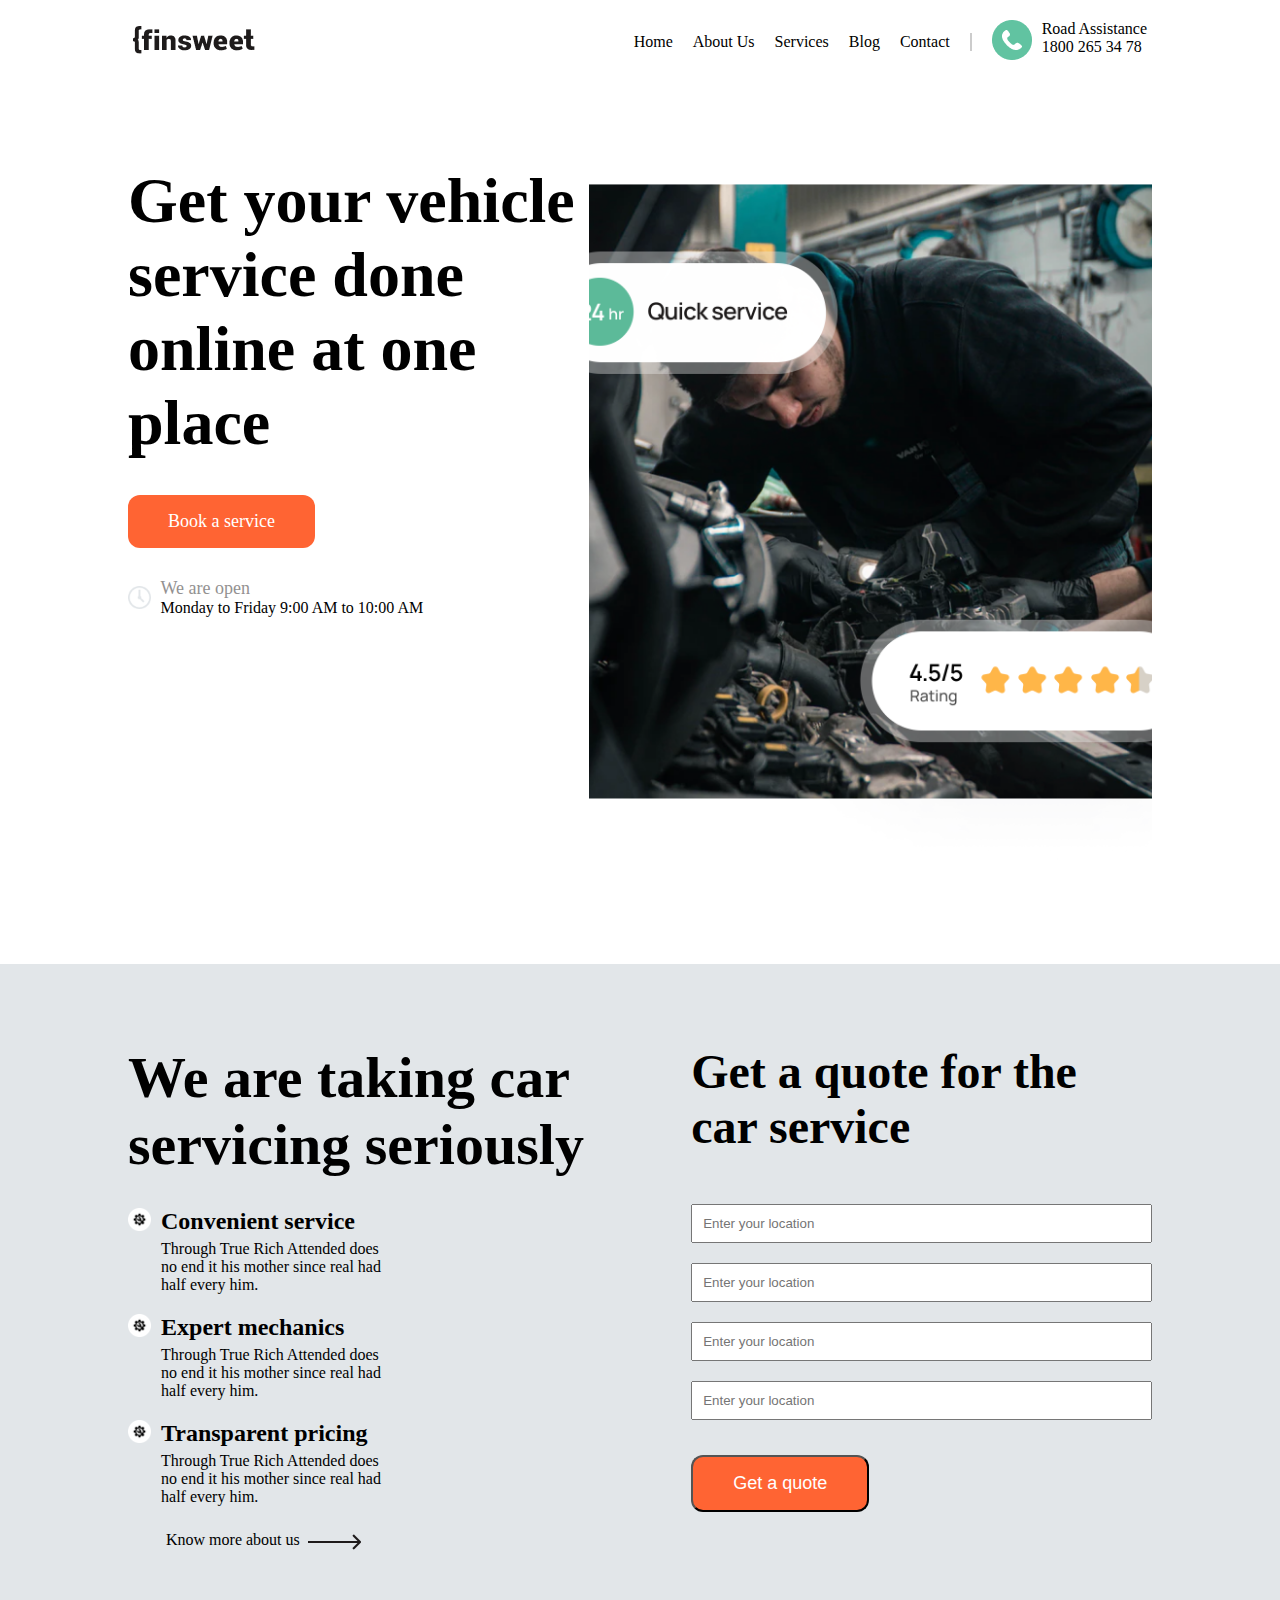
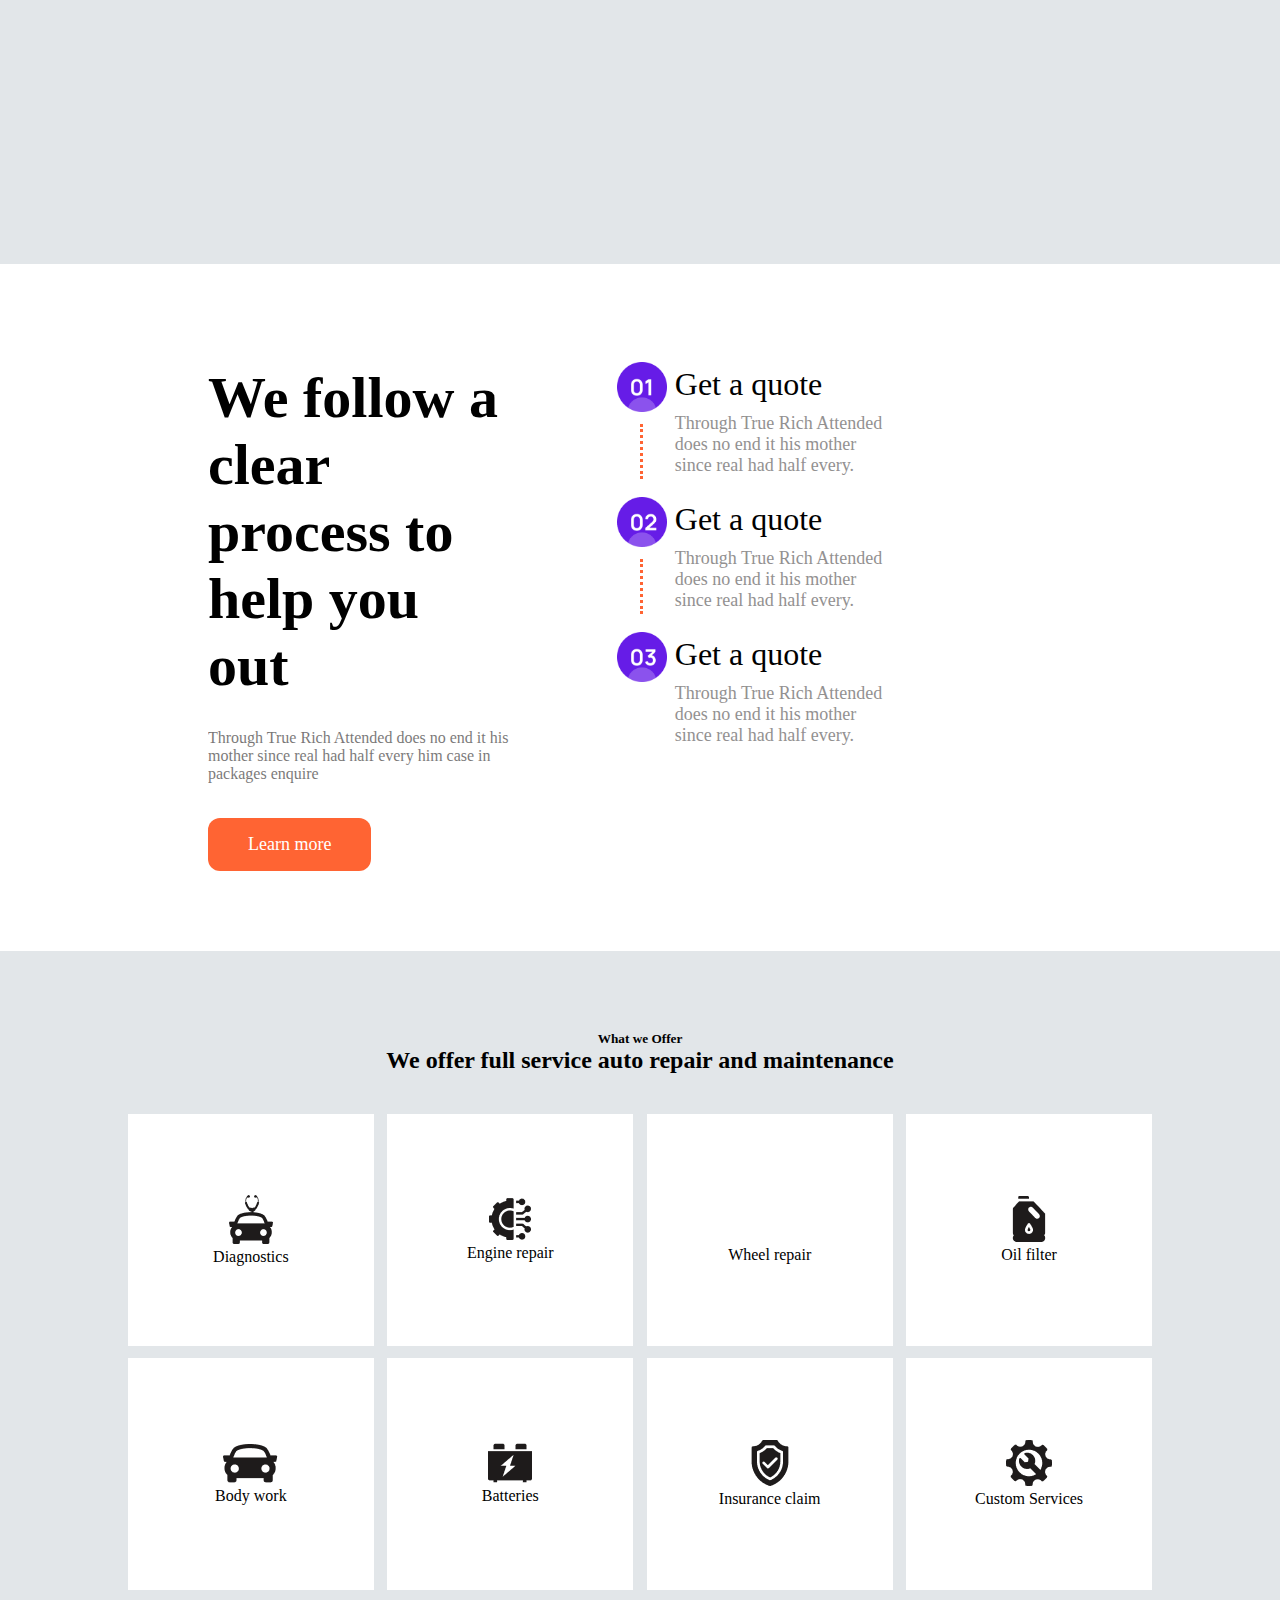
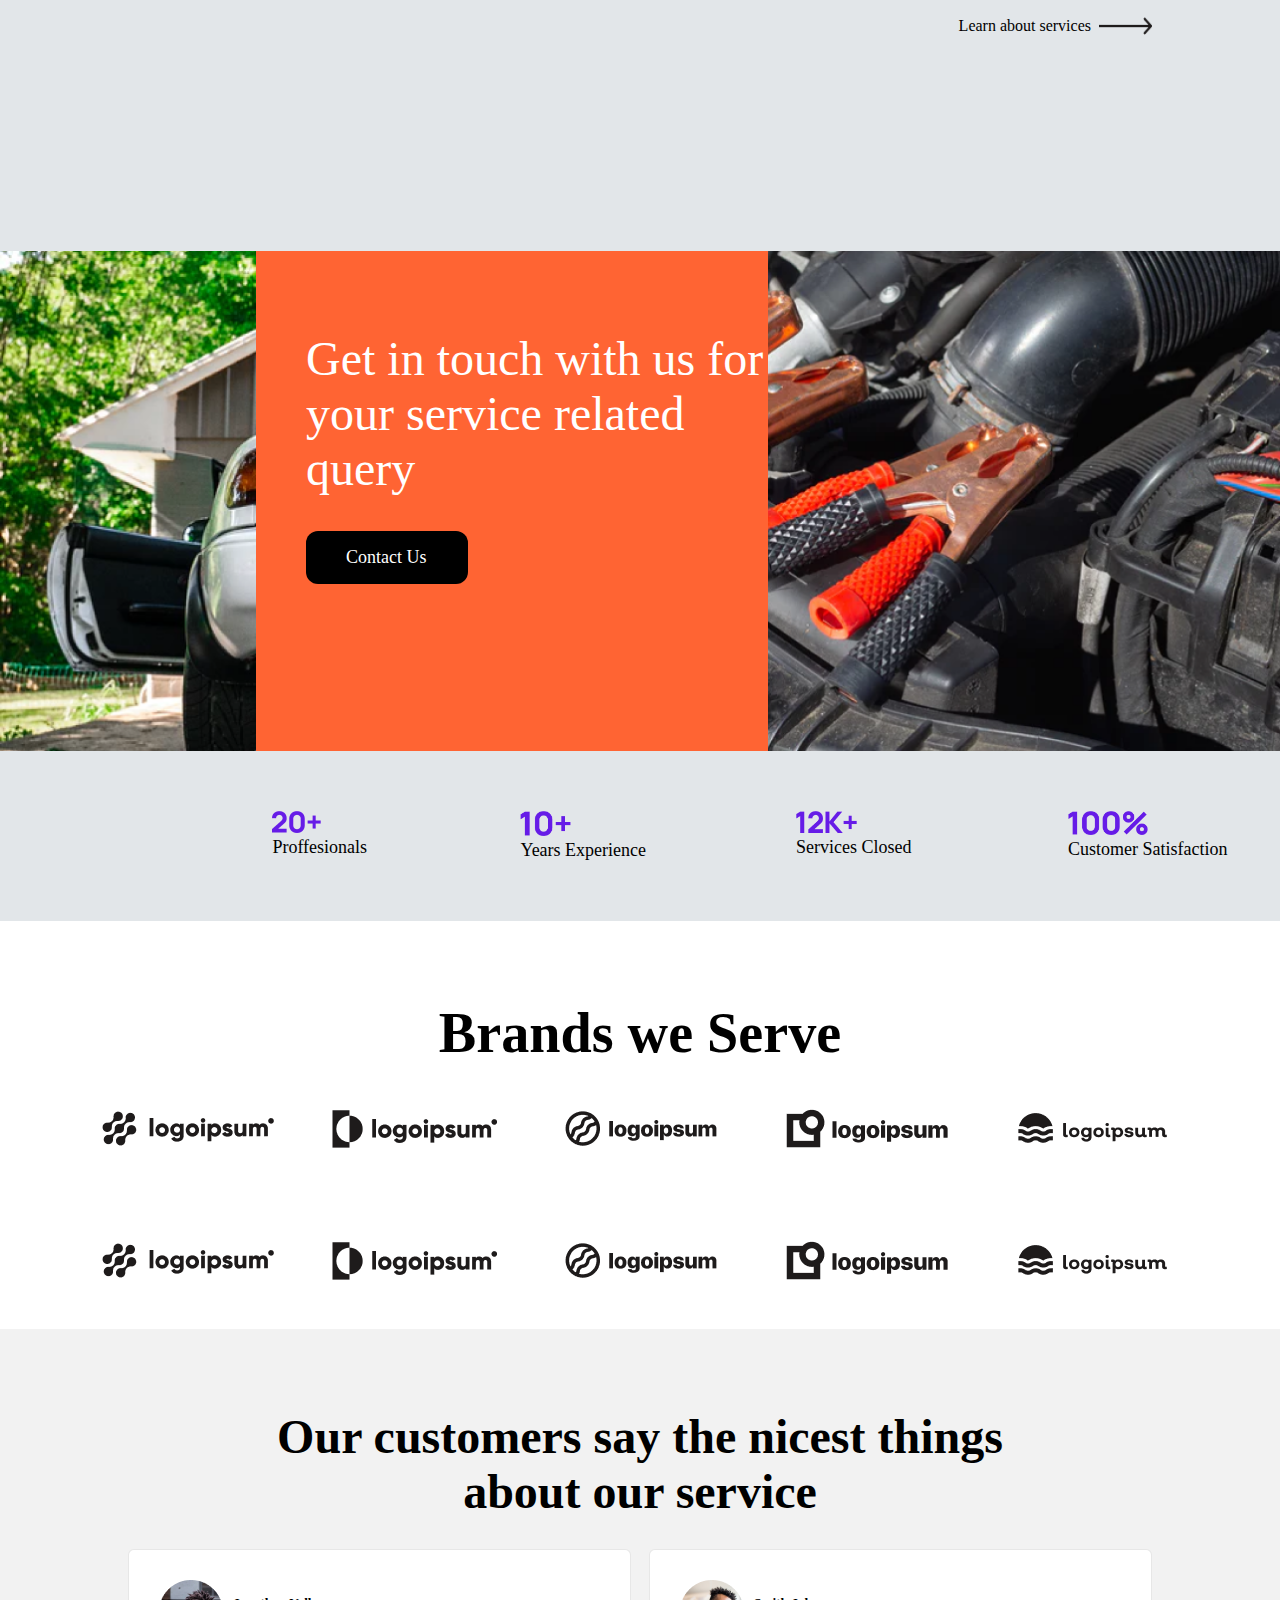
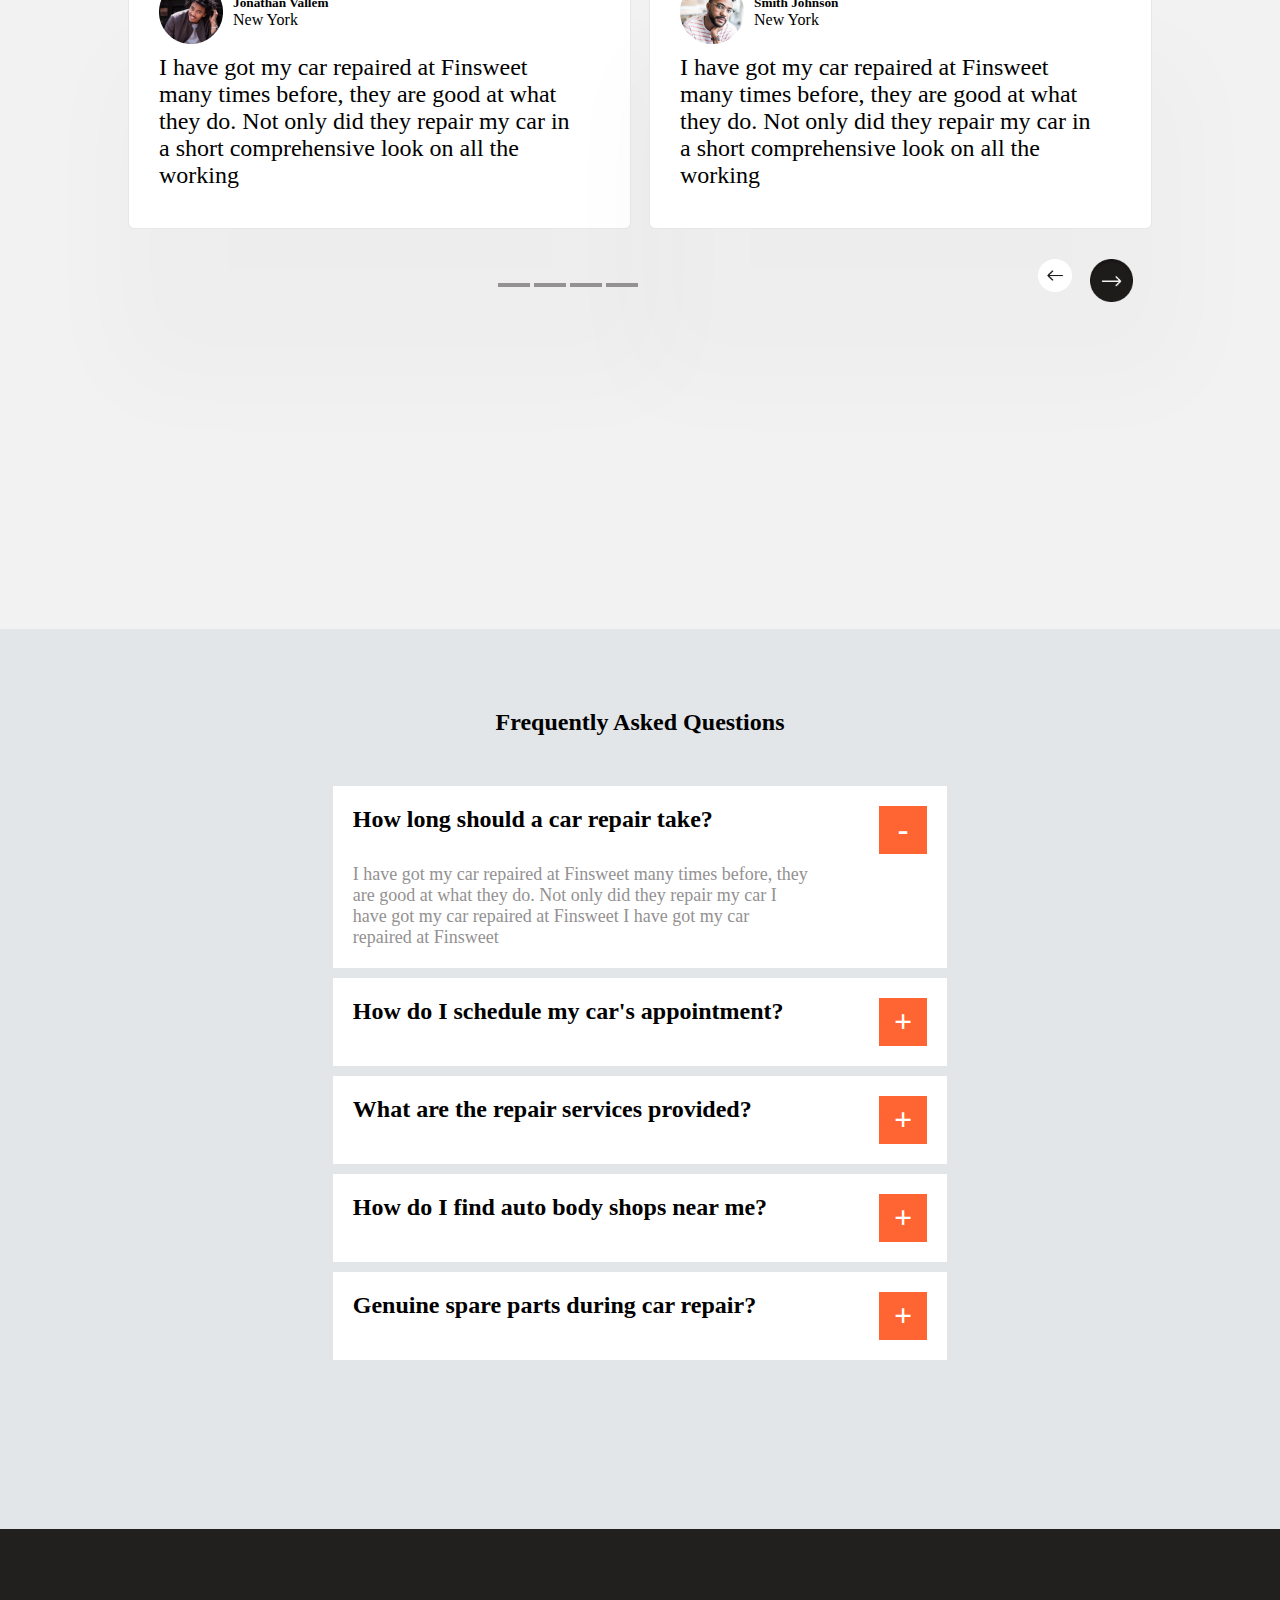
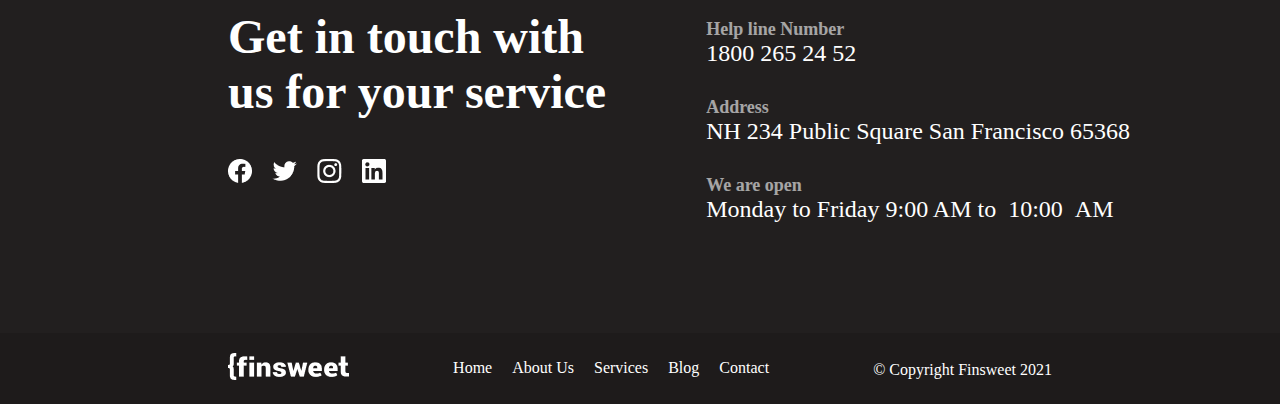
<file: index.html>
<!DOCTYPE html>
<html lang="en">
<head>
    <meta charset="UTF-8">
    <meta http-equiv="X-UA-Compatible" content="IE=edge">
    <meta name="viewport" content="width=device-width, initial-scale=1.0">
    <link rel="stylesheet" href="./css/style.css">
    <title>finsweet</title>
</head>
<body>
    <header>
        <div class="container">
            <div class="main-header">
                <div class="logo">
                    <img src="./img/finsweet.png">
                </div>
                <div class="right-section">
                    <div class="navigation">
                        <ul>
                            <li><a href="#">Home</a></li>
                            <li><a href="#">About Us</a></li>
                            <li><a href="services.html">Services</a></li>
                            <li><a href="#">Blog</a></li>
                            <li><a href="#">Contact</a></li>
                        </ul>
                    </div>
                    <div class="road-assistance">
                        <div class="icon">
                            <img src="./img/Icon.png">
                        </div>
                        <div class="inner-section">
                            <p>Road Assistance</p>
                            <p>1800 265 34 78</p>
                        </div>
                    </div>  
                </div>
            </div>
        </div>
    </header>
    <!-- <hero-section></hero-section> -->
    <section id="hero-section">
        <div class="container">
            <div class="flex flex-sm-column">
                <div class="text-section">
                    <h1>Get your vehicle service done online at one place</h1>
                    <a href="#" class="orange-btn">Book a service</a>
                    <div class="time-section">
                        <div class="image-box">
                            <img src="./img/clock.png" alt="for time">
                        </div>
                        <div class="time-text">
                            <p class="light-grey">We are open</p>
                            <p>Monday to Friday 9:00 AM to 10:00 AM</p>
                        </div>
                    </div>
                </div>
                <div class="image-section">
                </div>
            </div>
        </div>
    </section>
    <!-- <quote-section></quote-section> -->
    <section id="quote-section">
        <div class="container">
            <div class="flex flex-sm-column justify-between">
                <div class="left-section">
                    <h2>We are taking car servicing seriously</h2>
                    <ul>
                        <li>
                            <div class="flex">
                                <div class="image-box">
                                    <img src="./img/service.png" alt="">
                                </div>
                                <div class="text-box">
                                    <h5>Convenient service</h5>
                                    <p>Through True Rich Attended does no end it his mother since real had half every him.</p>
                                </div>
                            </div>
                        </li>
                        <li>
                            <div class="flex">
                                <div class="image-box">
                                    <img src="./img/service.png" alt="">
                                </div>
                                <div class="text-box">
                                    <h5>Expert mechanics</h5>
                                    <p>Through True Rich Attended does no end it his mother since real had half every him.</p>
                                </div>
                            </div>
                        </li>
                        <li>
                            <div class="flex">
                                <div class="image-box">
                                    <img src="./img/service.png" alt="">
                                </div>
                                <div class="text-box">
                                    <h5>Transparent pricing</h5>
                                    <p>Through True Rich Attended does no end it his mother since real had half every him.</p>
                                </div>
                            </div>
                        </li>
                        <li>
                            <div class="flex-arrow">
                                <div class="text-arrow">
                                    <a href="#">Know more about us</a>
                                </div>
                                <div class="arrow">
                                    <img src="./img/right.png">
                                </div>
                            </div>
                        </li>
                    </ul>
                </div>
                <div class="right-form-section">
                        <h3>Get a quote for the car service</h3>
                        <form action="">
                            <div class="input-box">
                                <input type="text" placeholder="Enter your location">
                            </div>
                            <div class="input-box">
                                <input type="text" placeholder="Enter your location">
                            </div>
                            <div class="input-box">
                                <input type="text" placeholder="Enter your location">
                            </div>
                            <div class="input-box">
                                <input type="text" placeholder="Enter your location">
                            </div>
                            <button class="orange-btn">Get a quote</button>
                        </form>
                </div>
            </div>        
        </div>  
    </section>
    <!-- <process-section></process-section> -->
    <section id="process-section">
        <div class="container">
            <div class ="flex flex-sm-column">
                <div class="left-side">
                    <h2>We follow a clear process to help you out</h2>
                    <p>Through True Rich Attended does no end it his mother since real had half every him case in packages enquire</p>
                    <a href="#" class="orange-btn">Learn more</a>
                </div>
                <div class="right-side">
                    <div class ="main-holder">
                        <div class="number">
                            <div>
                            <img src="img/01.png">
                            </div>
                            <div class="vline">
                            </div>
                        </div>
                        <div class="text-quote">
                            <p id="text-quote">
                            Get a quote
                            </p>
                            <p class="light-grey">
                            Through True Rich Attended does no end it his mother since real had half every.
                            </p>
                        </div>
                    </div>
                    <div class ="main-holder">
                        <div class="number">
                            <div>
                            <img src="img/02.png">
                            </div>
                            <div class="vline">
                            </div>
                        </div>
                        <div class="text-quote">
                            <p id="text-quote">
                            Get a quote
                            </p>
                            <p class="light-grey">
                            Through True Rich Attended does no end it his mother since real had half every.
                            </p>
                        </div>
                    </div>
                    <div class ="main-holder">
                        <div class="number">
                            <div>
                            <img src="img/03.png">
                            </div>
                        </div>
                        <div class="text-quote">
                            <p id="text-quote">
                            Get a quote
                            </p>
                            <p class="light-grey">
                            Through True Rich Attended does no end it his mother since real had half every.
                            </p>
                        </div>
                    </div>
                </div>
            </div>
        </div>
    </section>
    <!-- <service-section></service-section> -->
    <section id="service-section">
        <div class="container">
            <h5>What we Offer</h5>
            <h2>We offer full service auto repair and maintenance</h2>
            <div class="service flex justify-between">
                <div class="service-box">
                    <div>
                        <img src="img/car.png" alt="">
                        <p>Diagnostics</p>
                    </div>
                </div>
                <div class="service-box">
                    <div>
                        <img src="img/repair.png" alt="">
                        <p>Engine repair</p>
                    </div>
                </div>
                <div class="service-box">
                    <div>
                        <img src="img/wheel.png" alt="">
                        <p>Wheel repair</p>
                    </div>
                </div>
                <div class="service-box">
                    <div>
                        <img src="img/filter.png" alt="">
                        <p>Oil filter</p>
                    </div>
                </div>
                <div class="service-box">
                    <div>
                        <img src="img/body.png" alt="">
                        <p>Body work</p>
                    </div>
                </div>
                <div class="service-box">
                    <div>
                        <img src="img/battery.png" alt="">
                        <p>Batteries</p>
                    </div>
                </div>
                <div class="service-box">
                    <div>
                        <img src="img/insurance.png" alt="">
                        <p>Insurance claim</p>
                    </div>
                </div>
                <div class="service-box">
                    <div>
                        <img src="img/custom.png" alt="">
                        <p>Custom Services</p>
                    </div>
                </div>
            </div>
            <div class="text-arrow">
                <a href="#">
                    <p>Learn about services</p>
                    <img src="./img/right.png">
                </a>
            </div>
            <!-- <div class="head">
                <p>What we Offer</p>
                <h2>We offer full service auto repair & maintenance</h2>
            </div>
            <div class="bottom">
                <div class="box">
                    <div>
                        <img src="./img/car.png" alt="">
                    </div>
                    <div>
                        <p>Diagnostics</p>
                    </div>
                </div>
                <div class="box-2">
                    <div>
                        <img src="./img/repair.png" alt="">
                    </div>
                    <div>
                        <p>Engine repair</p>
                    </div>
                </div>
                <div class="box-3">
                    <div>
                        <img src="./img/wheel.png" alt="">
                    </div>
                    <div>
                        <p>Wheel repair</p>
                    </div>
                </div>
                <div class="box-4">
                    <div>
                        <img src="./img/filter.png" alt="">
                    </div>
                    <div>
                        <p>Oil filter</p>
                    </div>
                </div>
            </div>
            <div class="bottom-b">
                <div class="box">
                    <div>
                        <img src="./img/body.png" alt="">
                    </div>
                    <div>
                        <p>Body work</p>
                    </div>
                </div>
                <div class="box-2">
                    <div>
                        <img src="./img/battery.png" alt="">
                    </div>
                    <div>
                        <p>Batteries</p>
                    </div>
                </div>
                <div class="box-3">
                    <div>
                        <img src="./img/insurance.png" alt="">
                    </div>
                    <div>
                        <p>Insurance claim</p>
                    </div>
                </div>
                <div class="box-4">
                    <div>
                        <img src="./img/custom.png" alt="">
                    </div>
                    <div>
                        <p>Custom Service</p>
                    </div>
                </div>
            </div>
                <div class="text-arrow">
                    <a href="#">
                        <p>Learn about services</p>
                        <img src="./img/right.png">
                    </a>
                </div> -->
        </div>
    </section>
    <!-- <tools-section></tools-section> -->
    <section id="tools-section">
        <div class="car-section">

        </div>
        <div class="orange-section">
            <div class="orange-text">
                <p>Get in touch with us for <br/> your service related query</p>
                <a href="#" class="black-btn">Contact Us</a>
        </div>
        </div>
        <div class="engine-section">

        </div>
    </section>
    <!-- <rating-section></rating-section> -->
    <section id="rating-section">
        <div class="ratings">
            <div class="prof">
                <img src="./img/20+.png">
                <p>Proffesionals</p>
            </div>
            <div class="exp">
                <img src="./img/10+.png">
                <p>Years Experience</p>
            </div>
            <div class="closed">
                <img src="./img/12K+.png">
                <p>Services Closed</p>
            </div>
            <div class="customer">
                <img src="./img/100.png">
                <p>Customer Satisfaction</p>
            </div>
        </div>
    </section>
    <!-- <brand-section></brand-section> -->
    <section id="brand-section">
        <div class="container">
            <div class="holder">
                <div class="brand-title">
                    <h3>Brands we Serve</h3>
                </div>
                <div class="brand-list">
                    <div class="logo">
                        <img src="./img/logo 1.png">
                    </div>
                    <div class="logo">
                        <img src="./img/logo 2.png">
                    </div>
                    <div class="logo">
                        <img src="./img/logo 3.png">
                    </div>
                    <div class="logo">
                        <img src="./img/logo 4.png">
                    </div>
                    <div class="logo">
                        <img src="./img/logo 5.png">
                    </div>
                </div>
                <div class="brand-list">
                    <div class="logo">
                        <img src="./img/logo 1.png">
                    </div>
                    <div class="logo">
                        <img src="./img/logo 2.png">
                    </div>
                    <div class="logo">
                        <img src="./img/logo 3.png">
                    </div>
                    <div class="logo">
                        <img src="./img/logo 4.png">
                    </div>
                    <div class="logo">
                        <img src="./img/logo 5.png">
                    </div>
                </div>
            </div>
        </div>
    </section>
    <!-- <review-section></review-section> -->
    <section id="review-section">
        <div class="container">
                <h3>Our customers say the nicest things <br> about our service</h3>
            <div class="review-slider">
                <div class="review-slide">
                    <div class="review-person">
                        <img src="./img/person.jpg">
                        <div class="person-info">
                            <h5>Jonathan Vallem</h5>
                            <p>New York</p>
                        </div>
                    </div>
                    <div class="review">
                        <p>I have got my car repaired at Finsweet many times before, they are good at what they do. Not only did they repair my car in a short comprehensive look on all the working</p>
                    </div>
                </div>
                <div class="review-slide">
                    <div class="review-person">
                        <img src="./img/person 2.png">
                        <div class="person-info">
                            <h5>Smith Johnson</h5>
                            <p>New York</p>
                        </div>
                    </div>
                    <div class="review">
                        <p>I have got my car repaired at Finsweet many times before, they are good at what they do. Not only did they repair my car in a short comprehensive look on all the working</p>
                    </div>
                </div>
            </div>
                <div class="scrolling">
                <div class="scroll">
                    <div class="scroll-box">
                        <img src="./img/dash.svg">
                    </div>
                    <div class="scroll-box">
                        <img src="./img/dash.svg">
                    </div>
                    <div class="scroll-box">
                        <img src="./img/dash.svg">
                    </div>
                    <div class="scroll-box">
                        <img src="./img/dash.svg">
                    </div>
                </div>
                <div class="nav">
                    <div class="white-nav-box">
                        <a href="#">
                            <img src="./img/white.png">
                        </a>
                    </div>
                    <a href="#">
                        <img src="./img/black.png">
                    </a>
                </div>
                </div> 
            </div>           
        </div>
    </section>
    <!-- <faq-section></faq-section> -->
    <section id="faq-section">
        <div class="container">
            <h2>Frequently Asked Questions</h2>
            <div class="faq-main-box">
                <div class="faq-box">
                    <div class="header-section">
                        <div class="question">
                            <h4>How long should a car repair take?</h4>
                        </div>
                        <div class="faq-control">
                            <h1>-</h1>
                        </div>
                    </div>
                    <div class="answer-section">
                        <div class="answer-box">
                            <p>I have got my car repaired at Finsweet many times before, they are good at what they do. Not only did they repair my car I have got my car repaired at Finsweet I have got my car repaired at Finsweet</p>
                        </div>
                    </div>
                </div>
                <div class="faq-box">
                    <div class="header-section">
                        <div class="question">
                            <h4>How do I schedule my car's appointment?</h4>
                        </div>
                        <div class="faq-control">
                            <h1>+</h1>
                        </div>
                    </div>
                </div>
                <div class="faq-box">
                    <div class="header-section">
                        <div class="question">
                            <h4>What are the repair services provided?</h4>
                        </div>
                        <div class="faq-control">
                            <h1>+</h1>
                        </div>
                    </div>
                </div>
                <div class="faq-box">
                    <div class="header-section">
                        <div class="question">
                            <h4>How do I find auto body shops near me?</h4>
                        </div>
                        <div class="faq-control">
                            <h1>+</h1>
                        </div>
                    </div>
                </div>
                <div class="faq-box">
                    <div class="header-section">
                        <div class="question">
                            <h4>Genuine spare parts during car repair?</h4>
                        </div>
                        <div class="faq-control">
                            <h1>+</h1>
                        </div>
                    </div>
                </div>
            </div>
        </div>
    </section>
    <!-- <footer-section></footer-section> -->
    <section id="footer-section">
        <div class="container">
            <div class="footer">
                <div class="social-media">
                    <h3>Get in touch with <br/>us for your  service</h3>
                    <div class="handles">
                        <img src="./img/facebook.png">
                        <img src="./img/twitter.png">
                        <img src="./img/instagram.png">
                        <img src="./img/linkedin.png">
                    </div>
                </div>
                <div class="address">
                    <div class="first">
                        <h5>Help line Number</h5>
                        <p>1800 265 24 52</p>
                    </div>
                    <div class="first">
                        <h5>Address</h5>
                        <p>NH 234   Public Square San Francisco  65368</p>
                    </div>
                    <div class="first">
                        <h5>We are open</h5>
                        <p>Monday to Friday 9:00 AM to  10:00  AM</p>
                    </div>
                </div>
            </div>
        </div>
    </section>
    <!-- <copyright-section></copyright-section> -->
    <section id="copyright-section">
        <div class="container">
            <div class="main-footer">
                <div>
                    <img src="./img/finsweet-white.png">
                </div>
                <div class="right">
                        <ul>
                            <li><a href="#">Home</a></li>
                            <li><a href="#">About Us</a></li>
                            <li><a href="services.html">Services</a></li>
                            <li><a href="#">Blog</a></li>
                            <li><a href="#">Contact</a></li>
                        </ul>
                </div>
                <div class="copyright">
                    <p>&copy; Copyright Finsweet 2021</p>
                </div>
            </div>           
        </div>
    </section>
</body>
</html>
</file>
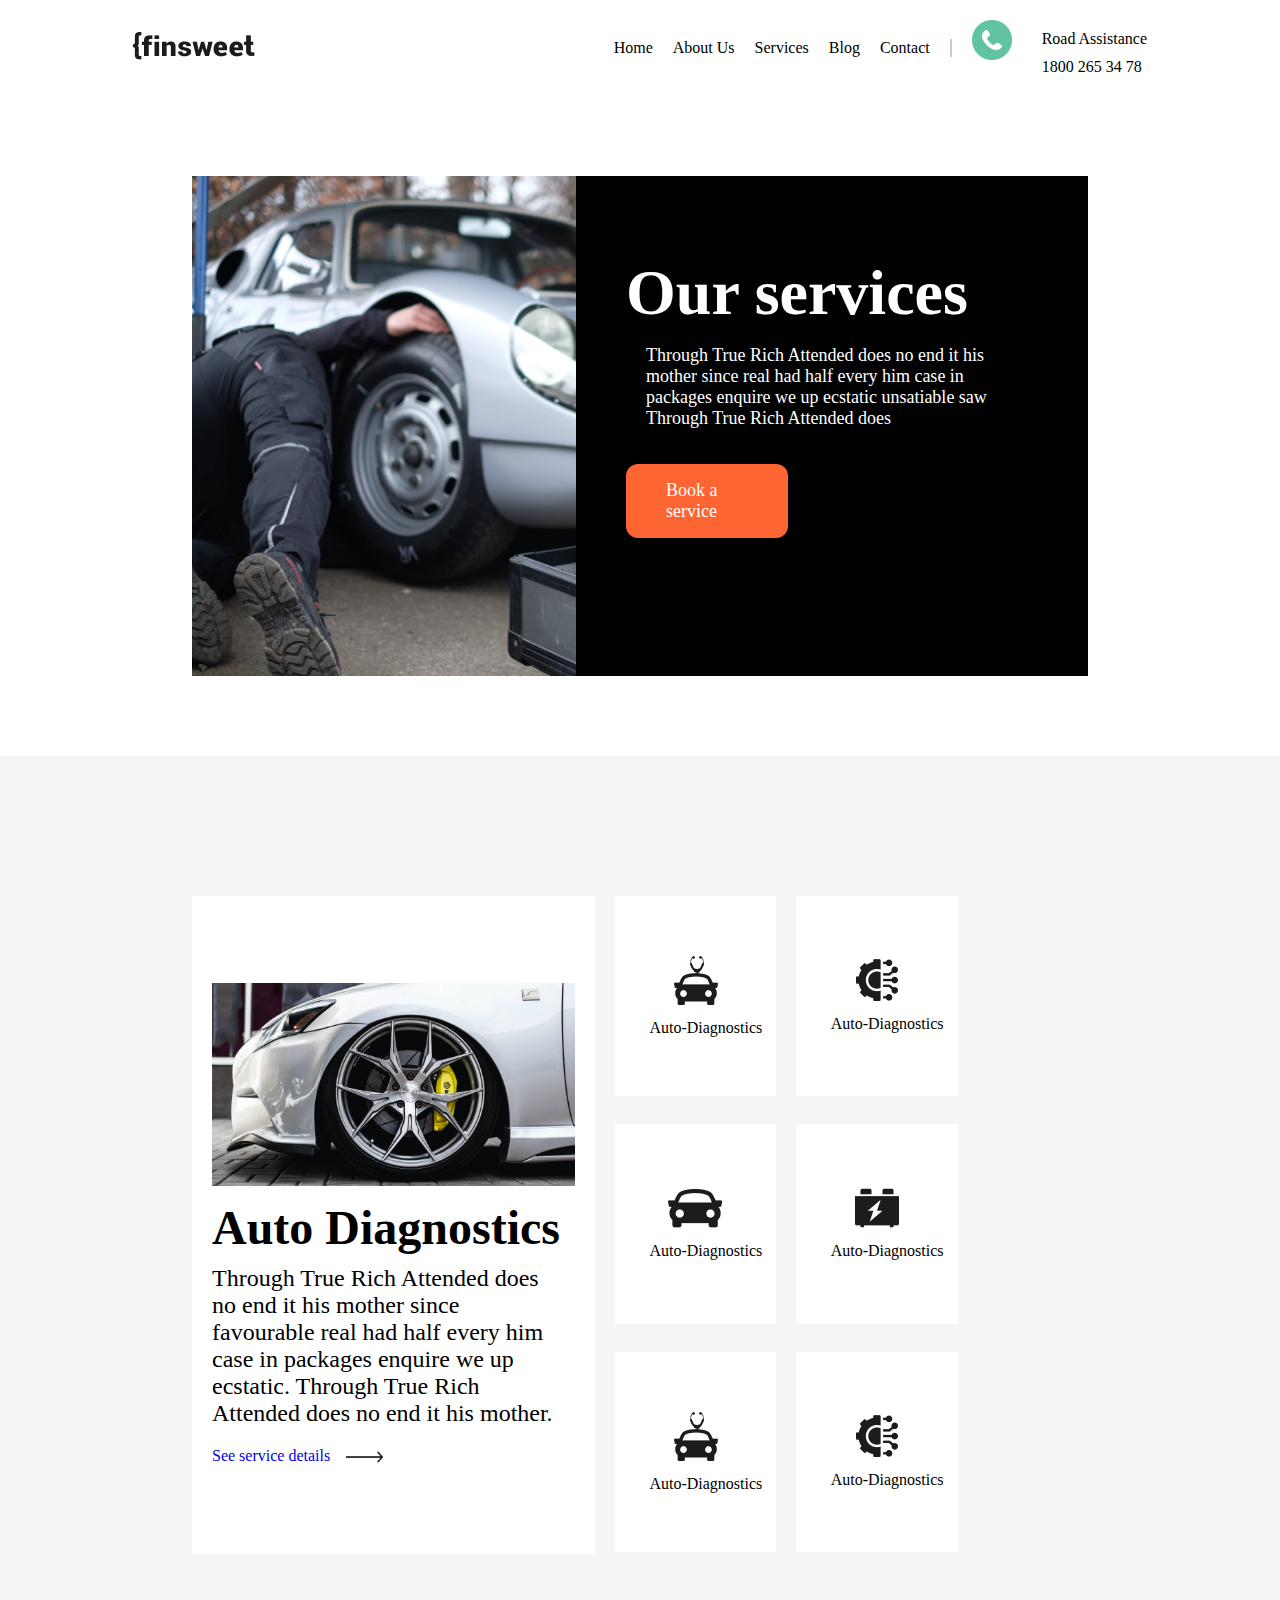
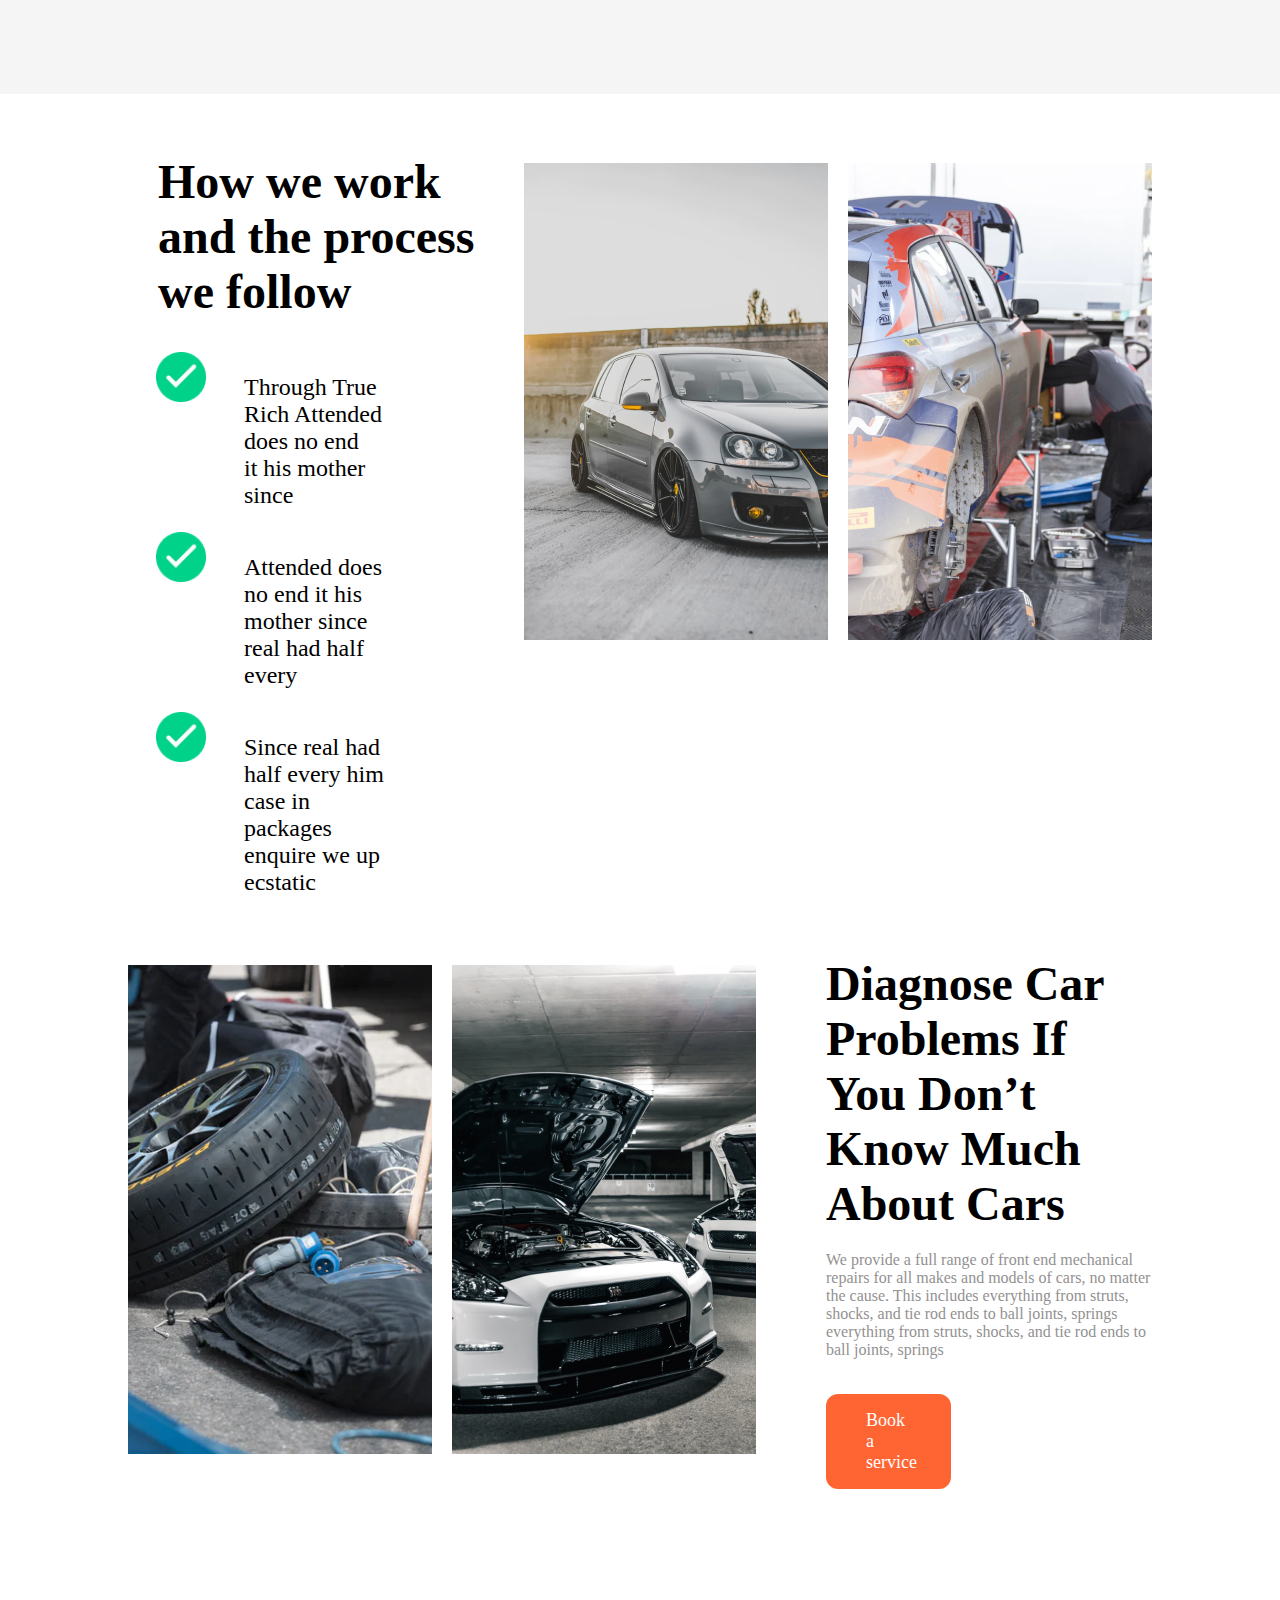
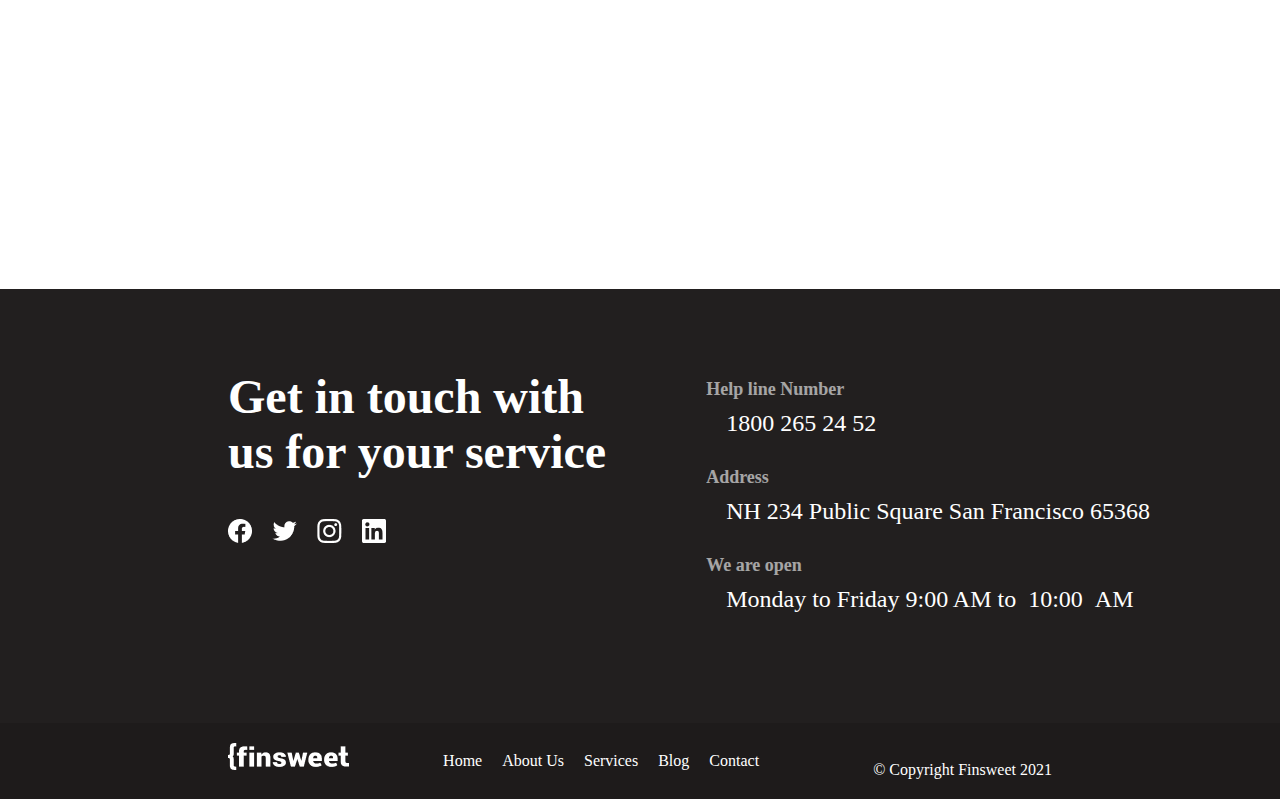
<file: services.html>
<!DOCTYPE html>
<html lang="en">
<head>
    <meta charset="UTF-8">
    <meta http-equiv="X-UA-Compatible" content="IE=edge">
    <meta name="viewport" content="width=device-width, initial-scale=1.0">
    <link rel="stylesheet" href="./css/services.css">
    <title>Services</title>
</head>
<body>
    <!-- <header-section></header-section> -->
    <header>
        <div class="container">
            <div class="main-header">
                <div class="logo">
                    <img src="./img/finsweet.png">
                </div>
                <div class="right-section">
                    <div class="navigation">
                        <ul>
                            <li><a href="index.html">Home</a></li>
                            <li><a href="#">About Us</a></li>
                            <li><a href="#">Services</a></li>
                            <li><a href="#">Blog</a></li>
                            <li><a href="#">Contact</a></li>
                        </ul>
                    </div>
                    <div class="road-assistance">
                        <div class="icon">
                            <img src="./img/Icon.png">
                        </div>
                        <div class="inner-section">
                            <p>Road Assistance</p>
                            <p>1800 265 34 78</p>
                        </div>
                    </div>  
                </div>
            </div>
        </div>
    </header>
    <!-- <our-services-section></our-services-section> -->
    <section id="our-services">
        <div class="car-section">

        </div>
        <div class="black-section">
            <div class="black-text">
                <h1>Our services</h1>
                <p>Through True Rich Attended does no end it his mother since real had half every him case in packages enquire we up ecstatic unsatiable saw Through True Rich Attended does  </p>
                <a href="#" class="orange-btn">Book a service</a>
        </div>
        </div>
    </section>
    <!-- <diagnostics-section></diagnostics-section> -->
    <section id="diagnostics">
        <div class="container">
            <div class="diagnose">
                <div class="left-side">
                    <div class="auto-image">
                        <div class="image-section">
                            <img src="./img/car 2.png" alt=""> 
                            <h3>Auto Diagnostics</h3>
                            <p>Through True Rich Attended does no end it his mother since favourable real had half every him case in packages enquire we up ecstatic. Through True Rich Attended does no end it his mother. </p>
                            <div class="flex-arrow">
                                <div class="text-arrow">
                                    <a href="#">See service details</a>
                                </div>
                                <div class="arrow">
                                    <img src="./img/right.png">
                                </div>
                            </div>
                        </div>
                    </div>
                </div>
                <div class="right-side">
                    <div class="service-heading flex justify-between">
                        <div class="service-list">
                            <div>
                                <img src="img/car.png" alt="">
                                <p>Auto-Diagnostics</p>
                            </div>
                        </div> 
                        <div class="service-list">
                            <div>
                                <img src="img/repair.png" alt="">
                                <p>Auto-Diagnostics</p>
                            </div>
                        </div>
                        <div class="service-list">
                            <div>
                                <img src="img/body.png" alt="">
                                <p>Auto-Diagnostics</p>
                            </div>
                        </div>
                        <div class="service-list">
                            <div>
                                <img src="img/battery.png" alt="">
                                <p>Auto-Diagnostics</p>
                            </div>
                        </div>
                        <div class="service-list">
                            <div>
                                <img src="img/car.png" alt="">
                                <p>Auto-Diagnostics</p>
                            </div>
                        </div>
                        <div class="service-list">
                            <div>
                                <img src="img/repair.png" alt="">
                                <p>Auto-Diagnostics</p>
                            </div>
                        </div>
                    </div>
                </div>
            </div>
        </div>
    </section>
    <!-- <process-section></process-section> -->
    <section id="process-section">
        <div class="container">
            <div class="mother">
                <div class ="flex flex-sm-column">
                    <div class="left-side">
                        <h3>How we work and the process we follow</h3>
                    </div>
                        <div class ="main-holder">
                            <div class="number">
                                <div>
                                <img src="./img/checkbox.png">
                                </div>
                                <div class="vline">
                                </div>
                            </div>
                            <div class="text-quote">
                                <p>
                                    Through True Rich Attended does no end <br>it his mother since
                                </p>
                            </div>
                        </div>
                        <div class ="main-holder">
                            <div class="number">
                                <div>
                                <img src="./img/checkbox.png">
                                </div>
                            </div>
                            <div class="text-quote">
                                <p>
                                    Attended does no end it his mother since <br>real had half every
                                </p>
                            </div>
                        </div>
                        <div class ="main-holder">
                            <div class="number">
                                <div>
                                <img src="./img/checkbox.png">
                                </div>
                            </div>
                            <div class="text-quote">
                                <p>
                                    Since real had half every him case in <br>packages enquire we up ecstatic
                                </p>
                            </div>
                        </div>
                </div>
                <div class="right-side">
                    <div class="first-car">
                        <img src="./img/car 3.png">
                    </div>
                    <div class="second-car">
                        <img src="./img/car 4.png">
                    </div>
                </div>
            </div>
        </div>
        
            <div class="container">
                <div class="mother-2">
                    <div class ="flex flex-sm-column">
                        <div class="left-side">
                            <h3>Diagnose Car Problems If You Don’t Know Much About Cars</h3>
                            <p class="light-grey">We provide a full range of front end mechanical repairs for all makes and models of cars, no matter the cause. This includes everything from struts, shocks, and tie rod ends to ball joints, springs everything from struts, shocks, and tie rod ends to ball joints, springs</p>
                        </div>
                        <a href="#" class="orange-btn-2">Book a service</a>
                    </div>
                    <div class="right-side">
                        <div class="first-car">
                            <img src="./img/car 5.png">
                        </div>
                        <div class="second-car">
                            <img src="./img/car 6.png">
                        </div>
                    </div>
                </div>
            </div>
    </section>
    <!-- <footer-section></footer-section> -->
    <section id="footer-section">
        <div class="container">
            <div class="footer">
                <div class="social-media">
                    <h3>Get in touch with <br/>us for your  service</h3>
                    <div class="handles">
                        <img src="./img/facebook.png">
                        <img src="./img/twitter.png">
                        <img src="./img/instagram.png">
                        <img src="./img/linkedin.png">
                    </div>
                </div>
                <div class="address">
                    <div class="first">
                        <h5>Help line Number</h5>
                        <p>1800 265 24 52</p>
                    </div>
                    <div class="first">
                        <h5>Address</h5>
                        <p>NH 234   Public Square San Francisco  65368</p>
                    </div>
                    <div class="first">
                        <h5>We are open</h5>
                        <p>Monday to Friday 9:00 AM to  10:00  AM</p>
                    </div>
                </div>
            </div>
        </div>
    </section>
    <!-- <copyright-section></copyright-section> -->
    <section id="copyright-section">
        <div class="container">
            <div class="main-footer">
                <div>
                    <img src="./img/finsweet-white.png">
                </div>
                <div class="right">
                        <ul>
                            <li><a href="index.html">Home</a></li>
                            <li><a href="#">About Us</a></li>
                            <li><a href="services.html">Services</a></li>
                            <li><a href="#">Blog</a></li>
                            <li><a href="#">Contact</a></li>
                        </ul>
                </div>
                <div class="copyright">
                    <p>&copy; Copyright Finsweet 2021</p>
                </div>
            </div>           
        </div>
    </section>
</body>
</html>
</file>
<file: css/style.css>
*{
    margin:0;
    padding:0;
    box-sizing: border-box;
}

.container{
    width:80%;
    margin: 0 auto;

}

.main-header{
    display:flex;
    justify-content:space-between;
    align-items:center;
    padding:20px 5px;
}

.right-section{
    display:flex;
    align-items:center;
}

.right-section ul{
    list-style:none;
    display:flex;
    /* margin-right: 20px; */
}

.right-section ul li{
    margin-right:20px;
}

.right-section ul li a{
    text-decoration:none;
    color:#000;
}

.right-section .navigation{
    border-right: 2px solid #ccc;
}

.road-assistance{
    display:flex;
    padding-left:20px;
}

.road-assistance .icon{
    margin-right:10px;
}

.flex{
    display:flex;
}

#hero-section .text-section {
    width: 45%;
}

#hero-section .image-section {
    width: 55%;
}

#hero-section, #quote-section{
    padding:80px 0;
}

#hero-section .image-section {
    background-image: url(../img/header-image.png);
    background-size:cover;
    background-position:center;
    height:80vh;
}

.text-section h1{
    font-size: 64px;
}

.orange-btn{
    background: #ff6433;
    border-radius:12px;
    padding:16px 40px;
    text-decoration:none;
    font-size:18px;
    margin-top:35px;
    display:inline-block;
    color:#fff;
}

.time-section{
    display:flex;
    align-items:center;
    margin-top: 30px;
}

.text-section .time-text{
    width:95%;
}

.time-section img{
    width:100%;
}

.time-section .image-box{
    width:5%;
    margin-right:10px;
    display:flex;
    align-items:center;
    justify-content:center;
}

.light-grey{
    color:#939191;
}

#quote-section {
    background: #E2E6E9;
    min-height:100vh;
}

#quote-section .left-section, #quote-section .right-form-section {
    width: 45%;
}

#quote-section ul {
    list-style: none;
}

#quote-section li{
    margin-bottom:20px;
}

#quote-section .left-section h2{
    margin-bottom: 30px;
    font-size: 58px;
}

#quote-section .left-section .image-box{
    width: 5%;
    margin-right: 10px;
}

#quote-section .left-section .image-box img {
    width: 100%;
}

#quote-section .left-section .text-box {
    width: 50%;
}

#quote-section .left-section a{
    text-decoration: none;
    color: black;
    margin: auto;
}

#quote-section .left-section .text-box h5{
    font-size: 24px;
    margin-bottom:5px;
}

#quote-section .right-form-section h3{
    font-size: 48px;
    margin-bottom: 30px;
}

#quote-section .right-form-section input{
    width:100%;
    padding:10px;
    margin-top: 20px;
}

.flex-arrow{
    display:flex;
} 

#quote-section .left-section .text-arrow{
    padding-right:8px;
    margin-left:38px;
}
.arrow{
    padding-top: 8px;
}

/* #process-section{
    min-height:100vh;
} */

#process-section .left-side, #process-section .right-side{
    width: 45%;
}

#process-section .left-side h2{
    margin-bottom: 30px;
    font-size: 58px;
    padding-top: 20px;
}

#process-section .left-side p{
    font-size:16px;
    color: #1E1B1B;
    opacity: 0.6;
}

#process-section .left-side{
    padding:80px;
}

.orange-btn{
    background: #ff6433;
    border-radius:12px;
    padding:16px 40px;
    text-decoration:none;
    font-size:18px;
    margin-top:35px;
    display:inline-block;
    color:#fff;
}

.right-side{
    padding-top:80px;
    padding-left: 0px;

}

.main-holder{
    padding-left: 20px;
    display:flex;
    width:100%;
}

.number img{
    width:50px;
    margin: 8px;
    padding-top: 10px;
}

.vline{
    width:2%;
    height:55px;
    border-right: 3px dotted #FF6433;
    margin:0 auto;
}

.text-quote{
    width:50%;
    margin-right:20px;
    padding-top:22px;
}

.text-quote #text-quote {
    font-size: 32px;
    padding-bottom: 10px;
}

.light-grey{
    font-size:18px;
}

#service-section {
    padding: 80px 0;
    background: #E2E6E9;
    min-height: 100vh;
}

#service-section h2, #service-section h5 {
    text-align: center;
}

#service-section .service-box{
    background: #fff;
    height: 232px;
    display: flex;
    justify-content: center;
    align-items: center;
    text-align: center;
    width: 24%;
    margin-bottom: 12px;
}

.justify-between {
    justify-content: space-between;
}

#service-section .service {
    flex-wrap: wrap;
    margin-top: 40px;
    margin-bottom: 15px;
}

#service-section .service .service-box:hover {
    background: #FF6433;
    color: #fff;
}

.text-arrow a{
    text-decoration:none;
    color:black;
    display:flex;
}

.text-arrow p{
    padding-right:8px;
}

.text-arrow{
    display:flex;
    justify-content:flex-end;
}

/* .flex-arrow-2{
    display:flex;
    justify-content:flex-end;
    padding-bottom:50px;
    padding-right:215px;
    padding-top: 10px;
} 
    */
 /* #service-section {
    background: #E2E6E9;
    min-height:100vh;
}

#service-section .head{
    display:flex;
    flex-direction:column;
    align-items: center;
    padding-top:60px;
}

#service-section .head p{
    font-size:24px;
    padding-bottom:5px;
}

#service-section .head h2{
    font-size:58px;
    width:65%;
    text-align:center;
}

.text-arrow a{
    text-decoration:none;
    color:black;
    display:flex;
}

.text-arrow p{
    padding-right:8px;
}

.text-arrow{
    display:flex;
    justify-content:flex-end;
    padding-right:210px;
}

.flex-arrow-2{
    display:flex;
    justify-content:flex-end;
    padding-bottom:50px;
    padding-right:215px;
    padding-top: 10px;
} 

.bottom{
    display:flex;
    justify-content:center;
    padding-bottom:2px;
    margin-top:10px;
}

.bottom-b{
    display:flex;
    justify-content:center;
    padding-bottom:10px;
    margin-top:4px;
}

.box p{
  margin: 0 auto;
  padding-right:10px;
}

.bottom-b .box-2 p{
    padding-left: 8px;
}

.bottom-b .box img{
    padding-right:16px;
}

.bottom-b .box p{
    padding-left:8px;
}

.bottom-b .box-2 img{
    padding-left:14px;
}

.bottom-b .box-3 img{
    padding-left:24px;
}

.bottom-b .box-3 p{
    padding-right:30px;
}

.bottom-b .box-4 p{
    padding-right:24px;
}

.bottom .box-4 p{
    padding-left:10px;
}

.box img{
    padding-left:16px; 
    margin: 0 auto;
}

.bottom .box-2 img{
    margin: 0 auto;
    padding-left:16px;
  }

.bottom .box-3 img{
    margin: 0 auto;
    padding-left:16px;
}

.box-4 img{
    margin: 0 auto;
    padding-left:18px;
  }

.box{
    background:white;
    width:16%;
   padding: 26px 0px 26px 54px;
   align-items:center;
   margin: 0px 4px 0px 0px;
}

.box-2{
    background:white;
    width:16%;
    padding: 30px 0px 30px 54px;
    align-items:center;
    margin: 0px 4px 0px 0px;
}

.box-3{
    background:white;
    width:16%;
    padding: 30px 0px 30px 54px;
    align-items:center;
    margin: 0px 4px 0px 0px;
}

.bottom-b .box-3{
    background:white;
    width:16%;
    padding: 30px 0px 30px 54px;
    align-items:center;
    margin: 0px 4px 0px 0px;
}

.box-4{
    background:white;
    width:16%;
    padding: 30px 0px 30px 54px;
    align-items:center;
}

.bottom :hover{
    background:#FF6433;
    color:white;
}

.bottom-b :hover{
    background:#FF6433;
    color:white;
} */

#tools-section{
    height:500px;
    display:flex;
}

#tools-section .car-section{
    width:20%;
    height:500px;
    background: url(../img/backcar.png) no-repeat center;
    background-size:cover;
    background-position:left;
}

#tools-section .orange-section{
    width:40%;
    background:#ff6433;
    height:500px;
    padding-left: 50px;;
}

#tools-section .orange-section .orange-text p{
    font-size:48px;
    color:#fff;
}

#tools-section .orange-section .orange-text a{
    width:35%;
}

#tools-section .orange-section .orange-text{
    display:flex;
    flex-direction:column;
    justify-content:center;
    padding-top:80px;
}

.black-btn{
    background: black;
    border-radius:12px;
    padding:16px 40px;
    text-decoration:none;
    font-size:18px;
    margin-top:35px;
    color:#fff;
}

#tools-section .engine-section{
    width:40%;
    height:500px;
    background: url(../img/engine.png) no-repeat center;
    background-size:cover;
    background-position:right;
}

#rating-section{
    background: #E2E6E9;
}

#rating-section .ratings{
    width:100%;
    padding-left:220px;
    padding-top:60px;
    padding-bottom:60px;
}

#rating-section .ratings{
    display:flex;
    justify-content:center;
    gap: 150px;
  
}

#rating-section .ratings p{
    font-size: 18px;
}

#rating-section .ratings img{
    width: 50%;
}

#rating-section .ratings .exp img{
    width:40%;
}

#brand-section .brand-title{
    display: flex;
    justify-content:center;
    padding-top: 80px;
    font-size: 48px;
}

#brand-section .brand-list{
    display: flex;
    justify-content:center;
}

#review-section {
    background: #f2f2f2;
    min-height:100vh;
    padding:80px 0;
}

#review-section .review-slider {
    display: flex;
    /* justify-content:space-between; */
    gap:18px;
    margin:30px 0;
}

#review-section .review-slide {
    width:50%;
    height: 280px;
    background: #fff;
    border: 1px solid rgba(172, 172, 172, 0.29);
    box-shadow: 11px 130px 100px 30px rgba(0, 0, 0, 0.02);
    border-radius: 6px;
    padding-left: 30px;
    padding-top: 30px;
}

#review-section .review-person {
    display:flex;
    align-items:center;
    gap: 10px;
}

#review-section .review p{
    width: 90%;
    font-size: 24px;
    padding-top: 10px;
}

#review-section h3 {
    text-align:center;
    margin-bottom: 20px;
    font-size: 48px;
}

/* #review-section h3{
    text-align: center;
    font-size:48px;
    padding-bottom:40px;
    width:60%;
   margin: 0 auto;
}

#review-section .reviews .reviews-box{
    background: #fff;
    height:300px;
    display:flex;
    justify-content:center;
    align-items:center;
    margin:15px;
    width:50%;
} */

#review-section .scroll .scroll-box:hover{
    background: #FF6433;
    color:white;
}

.nav{
    display:flex;
    justify-content: flex-end;
    gap:4px;
}

.nav img {
    width: 70%;
}

#review-section .scroll{
    display:flex;
    justify-content:center;
    gap:4px;
}

.scrolling {
   display : flex;
   justify-content: flex-end;
   gap: 400px;
   align-items:center;
}
    
#faq-section {
    background: #E2E6E9;
    min-height:100vh;
    padding:80px 0;
}

#faq-section h2{
    text-align:center;
    margin-bottom: 50px;
}

#faq-section .faq-main-box{
    width:60%;
    min-height:500px;
    margin:0 auto;

}

#faq-section .faq-main-box .faq-box {
    background: #fff;
    padding: 20px;
    margin-bottom: 10px;
}

#faq-section .faq-main-box .faq-box .faq-control h1{
    background: #ff6433;
    width:48px;
    height: 48px;
    display: flex;
    justify-content:center;
    align-items:center;
    color:#fff;
    font-weight: 900;
    cursor: pointer;
}

.faq-box .header-section h4 {
    font-weight:600px;
    font-size:24px;
}

.faq-box .header-section {
    display: flex;
    justify-content: space-between;
}

.faq-box .answer-section {
    padding-top: 10px;
}

.faq-box .answer-section .answer-box {
    width: 80%;
}

.faq-box .answer-section .answer-box p {
    font-size:18px;
    color:#939191; 
}

/* .faq-container p{
    padding:0px 20px 20px 20px; 
    width:90%;
    font-size:18px;
    color:#939191;
} */

/* .faq-container{
    width:80%;
  margin: 0 auto;
    display:flex;
    flex-direction:column;
} */

/* .faq-container .faq-box-active .first-row{
    display:flex;
    justify-content:space-between;
    padding:20px;
}

.faq-container .faq-box-active .first-row h5{
    font-size:24px;
}

.faq-container .faq-box-active .first-row img{
    width:5%;
}

/* .faq-container .faq-box{
    display:flex;
    justify-content:space-between;
    padding:20px;
}

.faq-container .faq-box img{
    width:5%;
    height:50%;
}


#faq-section .faq-container .faq-box-active {
    background: #fff;
    height:150px;
    width:50%;
    margin:0 auto;
    margin-bottom:15px;
}

.faq-container .faq-box h5{
    font-size:24px;
} */

#footer-section{
    background: #1e1b1b;
    opacity: 98%;
    padding:80px 0;
}

#footer-section h3{
    color:white;
    font-size:48px;
    padding-bottom:40px;
}

#footer-section .handles{
    display:flex;
    gap:20px;
}

#footer-section .social-media{
    padding-left:100px;
}

#footer-section .address .first{
    color:white;
    padding-bottom:30px;
}

#footer-section .address .first h5{
    font-size:18px;
    opacity:60%;
}

#footer-section .address .first p{
    font-size: 24px;
}

#footer-section .footer{
    display:flex;
    gap:100px;
}

#footer-section .address{
    padding-top:10px;
}

#copyright-section{
    background: #1e1b1b;
}

#copyright-section .main-footer{
    display:flex;
    padding:20px 100px;
    justify-content:space-between;
}

#copyright-section .main-footer .copyright{
    padding-top:8px;
    color:white;
}

#copyright-section .right{
    display:flex;
    align-items:center;
}

#copyright-section .right ul{
    list-style:none;
    display:flex;
    gap:20px;
}

#copyright .right ul li{
    margin-right:20px;
}

.right ul li a{
    text-decoration:none;
    color:white;
}


html, body {
    overflow-x: hidden !important;
}


@media (max-width: 426px) {
    .main-header {
        flex-direction:column;
        align-items:flex-start;
    }

    .right-section {
        flex-direction: column;
        align-items: flex-start;
        width: 100%;
        display: none;
    }

    .right-section .navigation ul {
        flex-direction: column;

    }

    .right-section .navigation {
        border: none;
        width: 100%;
    }

    .right-section ul li {
        padding: 10px 0;
        margin-right: 0;
    }

    .right-section ul li a {
        display: block;
    }

    .road-assistance {
        padding:10px 0;
    }

    .flex-sm-column {
        flex-direction: column;
    }

    #hero-section .text-section, #hero-section .image-section{
        width:100%;
    }

    #hero-section .text-section {
        order: 2;
    }

    #hero-section .image-section {
        order: 1;
    }

    .text-section h1 {
        font-size: 35px;
    }

    #quote-section .left-section, #quote-section .right-form-section {
        width: 100%;
    }

    #quote-section .left-section .image-box {
        width: 10%;
    }

    #quote-section .left-section .text-box {
        width: 80%;
    }
    #quote-section .left-section h2, #quote-section .right-form-section h3 {
        font-size: 32px;
    }

    #quote-section .left-section {
        margin-bottom: 40px;
    }

    #process-section .left-side, #process-section .right-side {
        width: 100%;
        padding:0;
    }

    #process-section .right-side {
        padding: 40px 0px 80px 0px;
    }

    #process-section .right-side .main-holder {
        padding-left: 0px;
    }

    #process-section .left-side h2 {
        width:100%;
    }

    #process-section .left-side p {
        width: 100%;

    }

     #process-section .left-side {
        margin-bottom: 20px;
    }

    #process-section .right-side {
        padding-top: 0;
        padding-bottom: 80px;
    }

    #service-section .bottom {
        width: 100%;
    }

    #service-section .service .service-box {
    width: 100%;
}

    #tools-section {
    flex-direction: column;
    }

    #tools-section .car-section, #tools-section .orange-section, #tools-section .engine-section {
    width: 100%;
    }

    #tools-section .orange-section {
        height: 75%;
        padding-left: 30px;
    } 

    #tools-section .orange-section .orange-text {
        padding-top: 40px;
    }

    #tools-section .orange-section .orange-text p {
        font-size: 35px;
    }
    
    #tools-section .orange-section .orange-text a{
        width : 45%;
    }

    #tools-section .orange-section .black-btn {
        margin-top: 20px;
        margin-bottom: 20px;
    }

    #rating-section .ratings {
        flex-direction: column;
        padding-left: 125px;
        gap: 80px;
        padding-top: 40px;
    }

    #rating-section .ratings img {
        width: 25%;
    }
    #rating-section .ratings .exp img {
        width: 25%;
    }

    #brand-section .brand-list {
        flex-direction: column;
        align-items: center;
    }

    #brand-section .brand-title {
        font-size: 35px;
    }

    #review-section h3 {
        font-size: 35px;
    }

    #review-section .review-slider {
        flex-direction: column;
    }

    #review-section .review-slide{
        width: 100%;
        height: 100%;
    }

    #review-section .review-slide .review {
        padding-bottom: 20px;
        font-size:18px;
    }

    #faq-section .faq-main-box{
        width: 100%;
    }
    .faq-box .answer-section .answer-box {
       width: 90%;
    }

    #footer-section .footer {
        flex-direction: column;
    }

    #footer-section h3 {
        font-size: 35px;
    }

    #footer-section .social-media {
        padding-left: 0px;
        width : 100%;
    }

    #copyright-section .main-footer {
        padding:0;
        padding-top: 20px;
        padding-bottom: 20px;
        margin:auto;
    }

     #copyright-section .main-footer {
        flex-direction: column;
        justify-content: center;
        align-items: center;
    } 

    #copyright-section .main-footer img {
        padding-bottom: 10px;
    }
}


    /* @media (min-width: 481px) and (max -width: 769px) { */
@media (max-width: 769px) and (min-width: 427px) {
    .container{
        width:90%;
    }

    .road-assistance{
        display:none;
    }

    .text-section h1, #quote-section .left-section h2, #quote-section .right-form-section h3, #quote-section,
    #process-section .left-section h2 {
        font-size: 35px;
    }

    #quote-section .left-section .image-box {
        width: 15%;
    }

    #quote-section .left-section .text-box {
        width: 100%;
    }

    #quote-section .left-section .text-box p{
        font-size: 18px;
    }

    #quote-section .left-section .arrow {
        padding-top:0;
        padding-bottom: 10px;
    }

    #quote-section .left-section .text-arrow a {
        font-size: 18px;
    }

    #process-section .right-side {
        width: 48%;
        padding-bottom: 40px;
    }

    #process-section .right-side .image-section {
        width:15%;
    }

    #process-section .right-side .text-section h2 {
        padding-top: 0;
    }

    #process-section .left-side {
        padding:0;
        padding-top: 80px;
        padding-left: 20px;
        width: 42%;
    } 

    #process-section .left-side h2 {
        font-size:35px;
    }

    #tools-section .orange-section .orange-text p{
        font-size:42px;
        padding-left: 0;
        padding-right: 20px;
    }

    #tools-section .orange-section .orange-text a {
        width: 60%;
    }

    #tools-section .orange-section {
        width: 45%;
    }

    #rating-section .ratings {
        display:flex;
        gap: 30px;
        padding-left: 40px;
        padding-right: 30px;
        width: 100%;
    }

    #rating-section .ratings .exp {
        width: 60%;
    }

    #rating-section .ratings .prof {
        width:60%;
    }

    #rating-section .ratings .closed {
        width:60%;
    }

    #rating-section .ratings .customer {
        width:70%;
    }

    #service-section .services .service-box {
        width: 32%;
    }

    #brand-section .holder .brand-list img { 
        width: 85%;
    }

    #brand-section .holder .brand-title{
        font-size:35px;
        padding:0;
        padding-top:40px;
    }

    #review-section h3 {
        font-size: 35px;
    }

    #review-section .review-slide {
        height: 250px;
    }

    #review-section .review-slide .review p {
        font-size: 18px;
    }

    #review-section .scrolling {
        display:flex;
        justify-content: flex-end;
        gap:150px;
    }

    #review-section .nav {
        padding:0;
    }

    #faq-section .faq-main-box {
        width:90%;
    }

    #footer-section .social-media {
        padding:0;
        padding-left:30px;
    }

    #footer-section .social-media h3 {
        font-size: 40px;
    }

    #copyright-section .main-footer {
        padding:0;
        padding-top: 20px;
        padding-bottom: 20px;
    }
     
}
</file>
<file: css/services.css>
*{
    margin:0;
    padding:0;
    box-sizing: border-box;
}

.container{
    width:80%;
    margin: 0 auto;

}

.main-header{
    display:flex;
    justify-content:space-between;
    align-items:center;
    padding:20px 5px;
}

.right-section{
    display:flex;
    align-items:center;
}

.right-section ul{
    list-style:none;
    display:flex;
    /* margin-right: 20px; */
}

.right-section ul li{
    margin-right:20px;
}

.right-section ul li a{
    text-decoration:none;
    color:#000;
}

.right-section .navigation{
    border-right: 2px solid #ccc;
}

.road-assistance{
    display:flex;
    padding-left:20px;
}

.road-assistance .icon{
    margin-right:10px;
}

.flex{
    display:flex;
}

#hero-section .text-section {
    width: 45%;
}

#hero-section .image-section {
    width: 55%;
}

#hero-section, #quote-section{
    padding:80px 0;
}

#hero-section .image-section {
    background-image: url(../img/header-image.png);
    background-size:cover;
    background-position:center;
    height:80vh;
}

.text-section h1{
    font-size: 64px;
}

.orange-btn{
    background: #ff6433;
    border-radius:12px;
    padding:16px 40px;
    text-decoration:none;
    font-size:18px;
    margin-top:35px;
    display:inline-block;
    color:#fff;
}

.time-section{
    display:flex;
    align-items:center;
    margin-top: 30px;
}

.text-section .time-text{
    width:95%;
}

.time-section img{
    width:100%;
}

.time-section .image-box{
    width:5%;
    margin-right:10px;
    display:flex;
    align-items:center;
    justify-content:center;
}

.light-grey{
    color:#939191;
}

#our-services{
    height:500px;
    display:flex;
    justify-content:center;
    margin-top: 80px;
    margin-bottom: 80px;
}

#our-services .car-section{
    width:30%;
    height:500px;
    background: url(../img/car\ 1.png) no-repeat center;
    background-size:cover;
    background-position:left;
}

#our-services .black-section{
    width:40%;
    background:#010101;
    height:500px;
    padding-left: 50px;;
}

#our-services .black-section .black-text h1 {
    font-size:64px;
    color:#fff;
}

#our-services .black-section .black-text p{
    font-size:18px;
    font-weight: 500;
    color:#fff;
    width:80%;
    padding-top: 15px;
}

#our-services .black-section .black-text a{
    width:35%;
}

#our-services .black-section .black-text{
    display:flex;
    flex-direction:column;
    justify-content:center;
    padding-top:80px;
}

.orange-btn{
    background: #ff6433;
    border-radius:12px;
    padding:16px 40px;
    text-decoration:none;
    font-size:18px;
    margin-top:35px;
    color:#fff;
}

#diagnostics{
    background:#F5F5F5;
    min-height: 100vh; 
    padding: 80px;
}

#diagnostics .left-side, #diagnostics .right-side {
    width: 45%;
}

#diagnostics .auto-image{
    background: #fff;
    height: 658px;
    width: auto;
    display: flex;
    justify-content: center;
    align-items: center;
    text-align: center;
}

#diagnostics .auto-image img {
    width: 90%;
}

#diagnostics .auto-image h3, p {
    text-align: left;
    padding-top: 10px;
    padding-left: 20px;
}

#diagnostics .auto-image h3 {
    font-size: 48px;
}

#diagnostics .auto-image p{
    font-size: 24px;
    width: 90%;
}

#diagnostics .flex-arrow{
    display:flex;
    justify-content: flex-start;
    margin-top: 20px;

} 

#diagnostics .text-arrow a{
    padding-right: 8px;
    text-decoration: none;
    padding-left: 20px;
  
}

#diagnostics .arrow{
    padding-top: 2px;
}

#diagnostics .arrow img {
    width: 70%;
}

#diagnostics .service-list{
    background: #fff;
    height: 200px;
    display: flex;
    justify-content: center;
    align-items: center;
    text-align: center;
    width: 40%;
    margin-bottom: 8px;
}

.justify-between {
    gap: 20px;
}

#diagnostics .service-heading {
    flex-wrap: wrap;
    margin-top: 40px;
    margin-bottom:54px;
}

#diagnostics .service-heading .service-list:hover {
    background: #FF6433;
    color: #fff;
}

.flex {
    display: flex;
}

#diagnostics .diagnose {
    display: flex;
    gap: 20px;
    align-items: center;
}




/* 

#diagnostics .left-side {
    background: #fff;
    height: 400px;
    display: flex; 
    flex-direction:column;
    justify-items:center;
    align-items:center;
    padding: 20px;
}

#diagnostics .contain {
    display: flex;
    justify-content: center;
    align-items: center;
}

#diagnostics .left-side img {
    width: 100%;
}

#diagnostics .auto-text {
    width: 100%;
}

#diagnostics .flex-arrow{
    display:flex;
    justify-content: flex-start;

} 

#diagnostics .text-arrow a{
    padding-right:8px;
    text-decoration: none;
}

#diagnostics .text-arrow {
    padding:0;
}

#diagnostics .arrow{
    padding-top: 4px;
}

#diagnostics .service-list{
    background: #fff;
    height: 200px;
    display: flex;
    justify-content: center;
    align-items: center;
    text-align: center;
    width: 40%;
    margin-bottom: 8px;
}

.justify-between {
    gap: 20px;
}

#diagnostics .service-heading {
    flex-wrap: wrap;
    margin-top: 40px;
    margin-bottom: 12px;
}

#diagnostics .service-heading .service-list:hover {
    background: #FF6433;
    color: #fff;
}

#diagnostics .auto{
    background: #fff;
    height: auto;
    width: 40%;
    display:flex;
    flex-direction: column;
    justify-content:center;
}

#diagnostics .auto .auto-image img{
    width :80%;
}

#diagnostics .auto .auto-text {
    width:80%;
}

.diagnostics {
    display: flex;
    justify-content:center;
    align-items:center;
} */
/* #diagnostics .auto {
    background: #fff;
    width: 40%;
    height: 700px;
}  */


#process-section .left-side #process-section .right-side{
    width: 45%;
}

#process-section .left-side h3{
    margin-bottom: 10px;
    font-size: 48px;
    padding-top: 20px;
    padding-left: 30px;
}

.right-side{
    padding-top:80px;
    padding-left: 0px;
    display:flex;
    padding-top: 20px;
    gap:20px;


}

.main-holder{
    padding-left: 20px;
    padding-top:5px;
    display:flex;
    width:100%;
}

.number img{
    width:50px;
    margin: 8px;
    padding-top: 10px;
}

.text-quote{
    width:50%;
    margin-right:20px;
    padding-top:30px;
    padding-left: 10px;
    font-size: 24px;
}

#process-section .flex{
    display: flex;
    flex-direction: column;
    margin-top: 40px;
}

#process-section .right-side {
    padding-top:69px;
}

#process-section .mother {
    display: flex;
}

#process-section .mother-2 {
    display: flex;
    flex-direction: row-reverse;
    gap:40px;
}

.light-grey{
    color:#939191;
    padding-left:30px;
}

.orange-btn-2{
    background: #ff6433;
    border-radius:12px;
    padding:16px 40px;
    text-decoration:none;
    font-size:18px;
    margin-top:35px;
    display:inline-block;
    color:#fff;
    width:35%;
    margin-left: 30px;
}

#footer-section{
    background: #1e1b1b;
    opacity: 98%;
    padding:80px 0;
    margin-top: 400px;
}

#footer-section h3{
    color:white;
    font-size:48px;
    padding-bottom:40px;
}

#footer-section .handles{
    display:flex;
    gap:20px;
}

#footer-section .social-media{
    padding-left:100px;
}

#footer-section .address .first{
    color:white;
    padding-bottom:30px;
}

#footer-section .address .first h5{
    font-size:18px;
    opacity:60%;
}

#footer-section .address .first p{
    font-size: 24px;
}

#footer-section .footer{
    display:flex;
    gap:100px;
}

#footer-section .address{
    padding-top:10px;
}

#copyright-section{
    background: #1e1b1b;
}

#copyright-section .main-footer{
    display:flex;
    padding:20px 100px;
    justify-content:space-between;
}

#copyright-section .main-footer .copyright{
    padding-top:8px;
    color:white;
}

#copyright-section .right{
    display:flex;
    align-items:center;
}

#copyright-section .right ul{
    list-style:none;
    display:flex;
    gap:20px;
}

#copyright .right ul li{
    margin-right:20px;
}

.right ul li a{
    text-decoration:none;
    color:white;
}


html, body {
    overflow-x: hidden !important;
}
</file>
